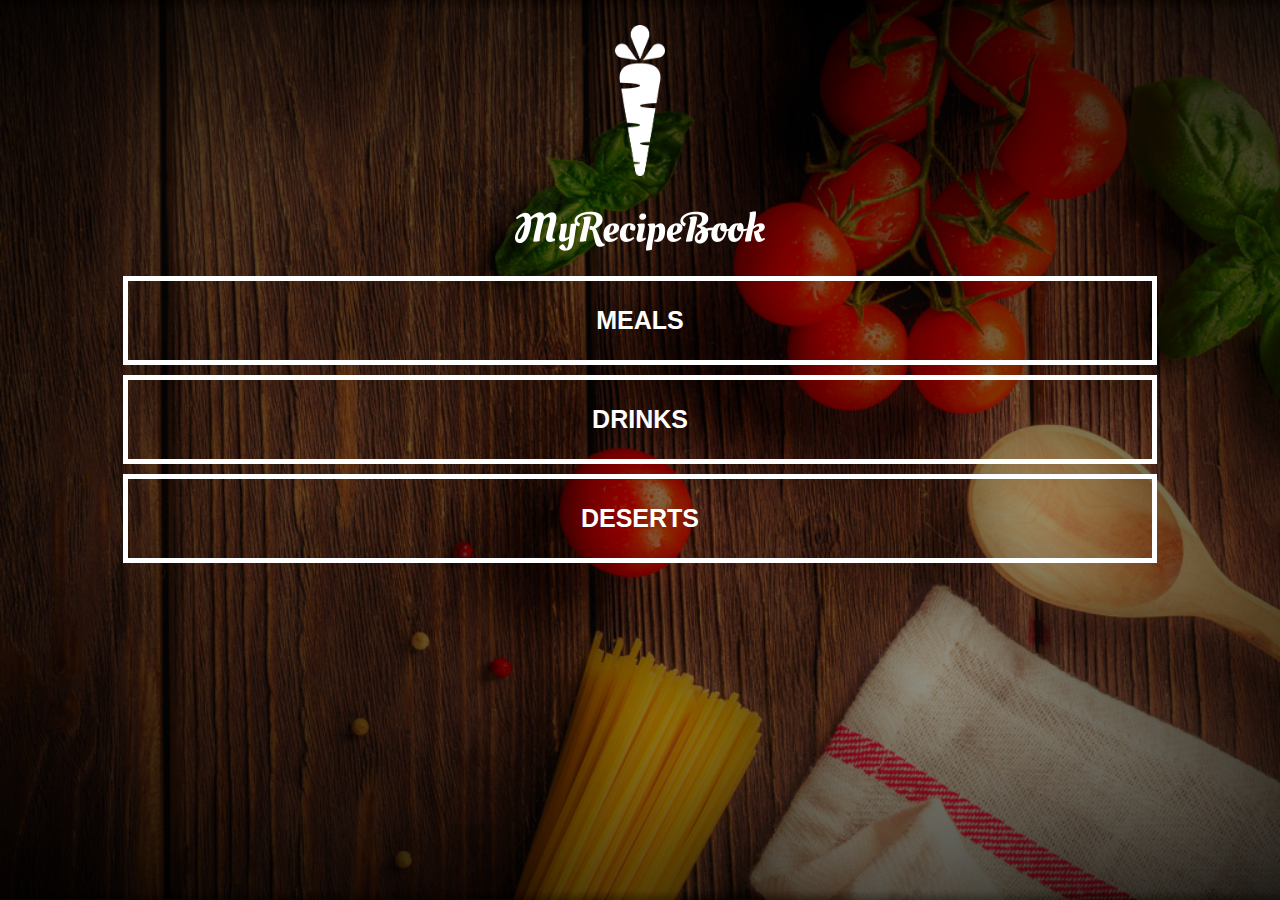
<file: index.html>
<!DOCTYPE html>
<html>
    <head>
        <title>My Recipe Book</title>
        <link rel="stylesheet" href="style.css">
    
    </head>
    <body class="body-home">
        <div id="home">
            
            <img src="images/logo-img.png" id="home-logo-img">
            <img src="images/logo-text.png" id="home-logo-text">
                                               
            <div class="home-menu">
                
                <a href="meals.html" class="home-menu-item">
                    <p>Meals</p>
                    
                </a>
                
                <a href="drinks.html" class="home-menu-item">
                    <p>Drinks</p>
                    
                </a>
                
                <a href="deserts.html" class="home-menu-item">
                    <p>Deserts</p>
                    
                </a>
            </div>
        </div>
    </body>
</html>
</file>
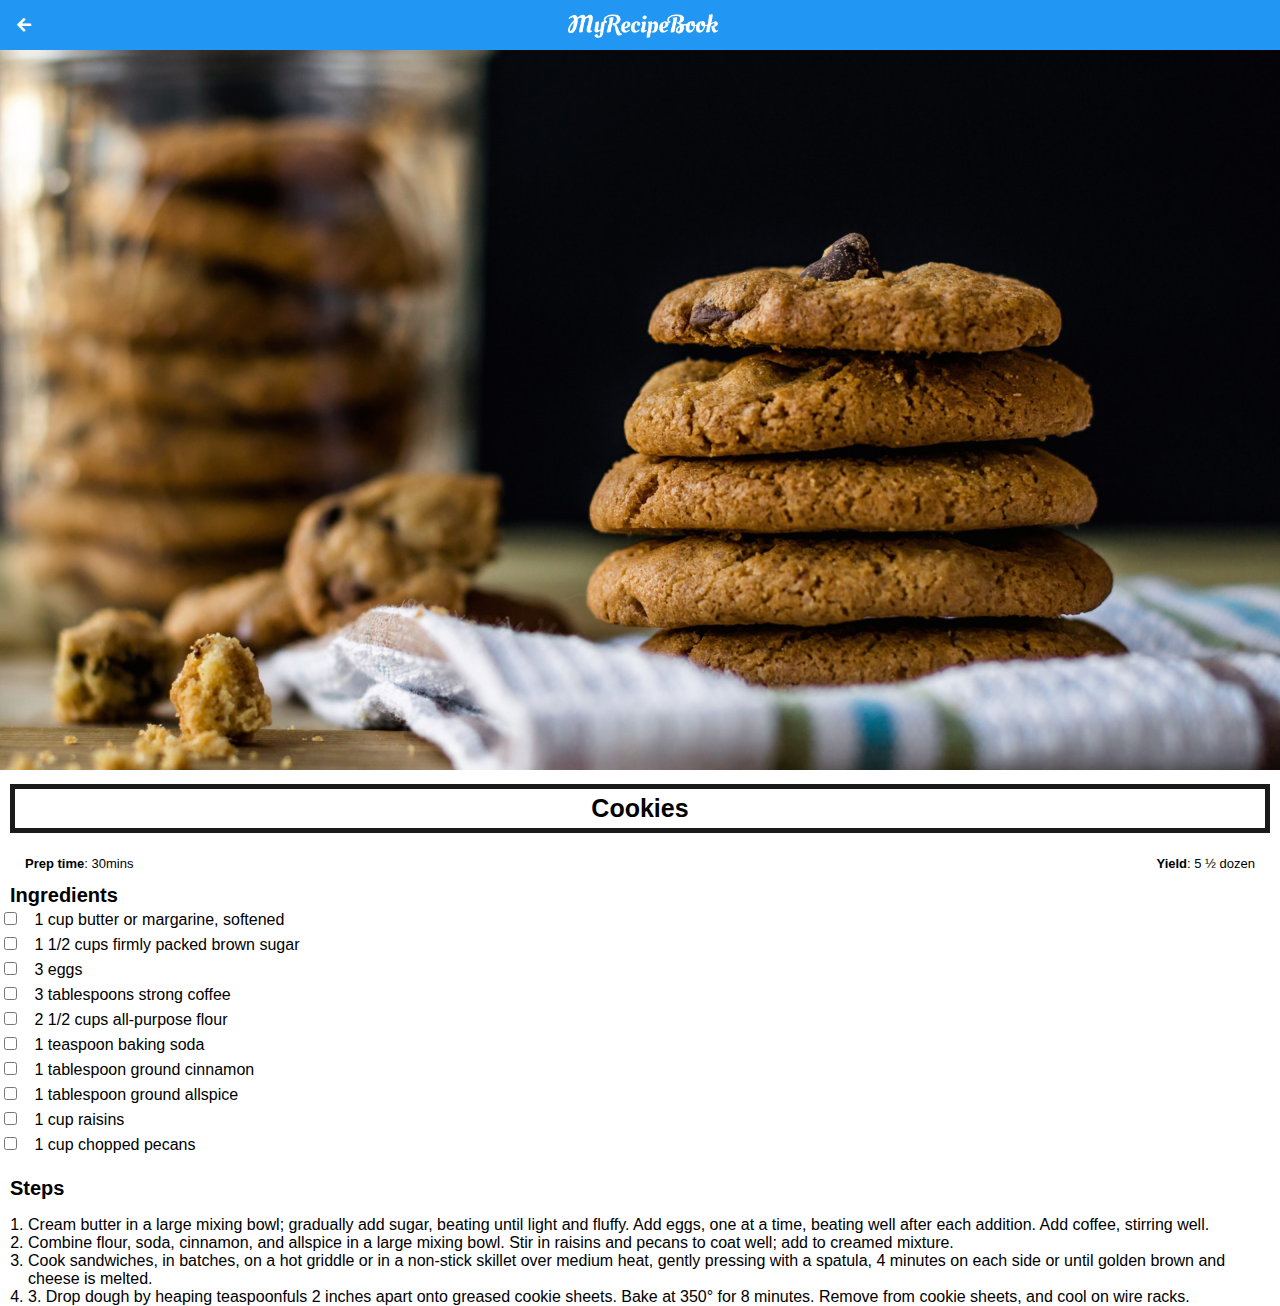
<file: cookies.html>
<!DOCTYPE html>
<html>
    <head>
        <title>My Recipe Book | Meals | Cookies</title>
        <link rel="stylesheet" href="style.css">
        <link rel="stylesheet" href="fontAwesome/css/all.css">
    
    </head>
    <body class="body-recipes">
        
        <div class="header">
            <a href="meals.html">
                <i class="fas fa-arrow-left"></i>
            
            </a>
            <img src="images/logo-text.png">
        </div>
        
        
        <div id="recipe">
            
            <div class="recipe-details">
                <img src="images/cookies.png">
                
                <h1>Cookies</h1>
                
                <div class="recipe-details-info">
                    <p><b>Prep time</b>: 30mins</p>
                    <p style="float: right;"><b>Yield</b>: 5 ½ dozen</p>
                
                </div>
                
                <div class="recipe-details-ingredients">
                    <h2>Ingredients</h2>
                    
                    <input id="check-01" type="checkbox">
                    <label for="check-01">1 cup butter or margarine, softened</label>
                    <br>
                    <input id="check-02" type="checkbox">
                    <label for="check-02">1 1/2 cups firmly packed brown sugar</label>
                    <br>
                    <input id="check-03" type="checkbox">
                    <label for="check-03">3 eggs</label>
                    <br>
                    <input id="check-04" type="checkbox">
                    <label for="check-04">3 tablespoons strong coffee</label>
                    <br>
                    <input id="check-05" type="checkbox">
                    <label for="check-05">2 1/2 cups all-purpose flour</label>
                    <br>
                    <input id="check-03" type="checkbox">
                    <label for="check-03">1 teaspoon baking soda</label>
                    <br>
                    <input id="check-04" type="checkbox">
                    <label for="check-04">1 tablespoon ground cinnamon</label>
                    <br>
                    <input id="check-05" type="checkbox">
                    <label for="check-05">1 tablespoon ground allspice</label>
                     <br>
                    <input id="check-04" type="checkbox">
                    <label for="check-04">1 cup raisins</label>
                    <br>
                    <input id="check-05" type="checkbox">
                    <label for="check-05">1 cup chopped pecans</label>
                
                </div>
                
                <div class="recipe-details-steps">
                    <h2>Steps</h2>
                    
                    <ol>
                        <li>Cream butter in a large mixing bowl; gradually add sugar, beating until light and fluffy. Add eggs, one at a time, beating well after each addition. Add coffee, stirring well.</li>
                        <li>Combine flour, soda, cinnamon, and allspice in a large mixing bowl. Stir in raisins and pecans to coat well; add to creamed mixture.</li>
                        <li>Cook sandwiches, in batches, on a hot griddle or in a non-stick skillet over medium heat, gently pressing with a spatula, 4 minutes on each side or until golden brown and cheese is melted.</li>
                        <li>3.	Drop dough by heaping teaspoonfuls 2 inches apart onto greased cookie sheets. Bake at 350° for 8 minutes. Remove from cookie sheets, and cool on wire racks.</li>
                    
                    
                    </ol>
                
                
                </div>
            
            </div>
    
        </div>
    </body>
</html>
</file>
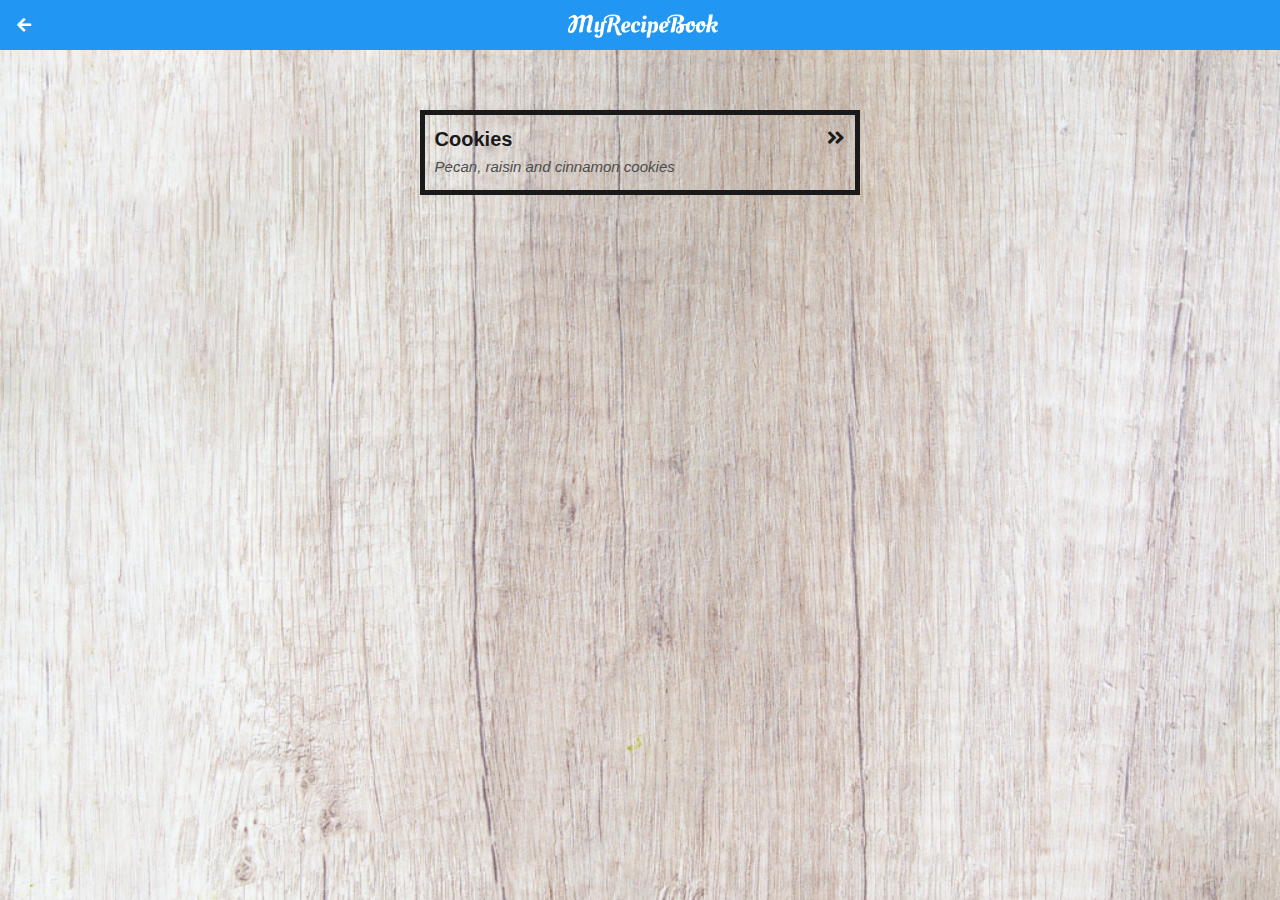
<file: deserts.html>
<!DOCTYPE html>
<html>
    <head>
        <title>My Recipe Book | Deserts</title>
        <link rel="stylesheet" href="style.css">
        <link rel="stylesheet" href="fontAwesome/css/all.css">
    
    </head>
    <body class="body-meals">
        
        <div class="header">
            <a href="index.html">
                <i class="fas fa-arrow-left"></i>
            
            </a>
            <img src="images/logo-text.png">
        </div>
        
        
        <div id="meals">
            <div id="meals">
                
                <div class="meals-list">
                    
                    <a href="cookies.html">
                        <div class="meals-list-item">
                        
                            <h1>Cookies<i class="fas fa-angle-double-right"></i></h1>
                            <p>Pecan, raisin and cinnamon cookies</p>
                        
                        </div>
                    
                    
                    </a>
                
                    
                </div>
            
            
            </div>
        </div>
    </body>
</html>
</file>
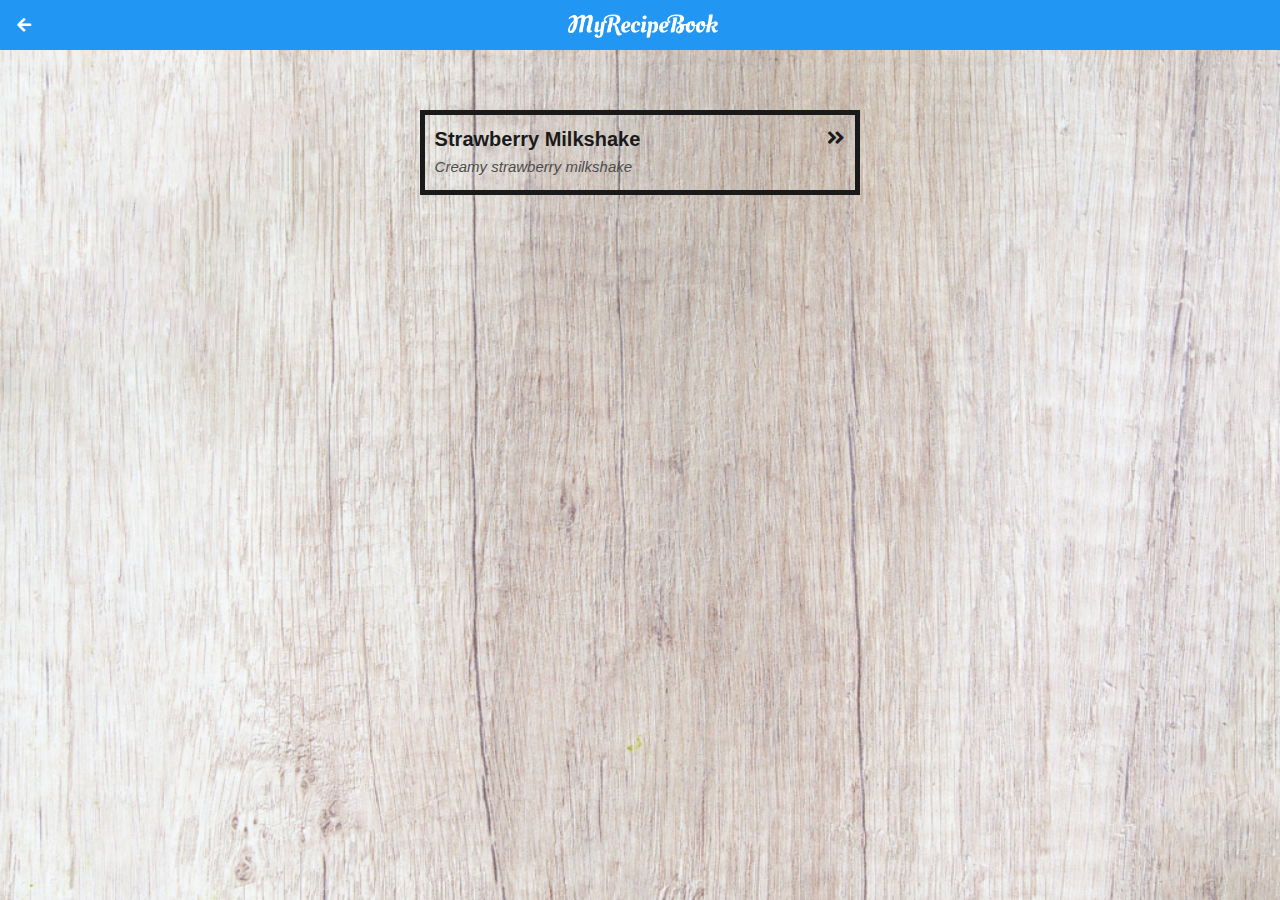
<file: drinks.html>
<!DOCTYPE html>
<html>
    <head>
        <title>My Recipe Book | Drinks</title>
        <link rel="stylesheet" href="style.css">
        <link rel="stylesheet" href="fontAwesome/css/all.css">
    
    </head>
    <body class="body-meals">
        
        <div class="header">
            <a href="index.html">
                <i class="fas fa-arrow-left"></i>
            
            </a>
            <img src="images/logo-text.png">
        </div>
        
        
        <div id="meals">
            <div id="meals">
                
                <div class="meals-list">
                    
                    <a href="strawberry-milkshake.html">
                        <div class="meals-list-item">
                        
                            <h1>Strawberry Milkshake<i class="fas fa-angle-double-right"></i></h1>
                            <p>Creamy strawberry milkshake</p>
                        
                        </div>
                    
                    
                    </a>
                
                    
                </div>
            
            
            </div>
        </div>
    </body>
</html>
</file>
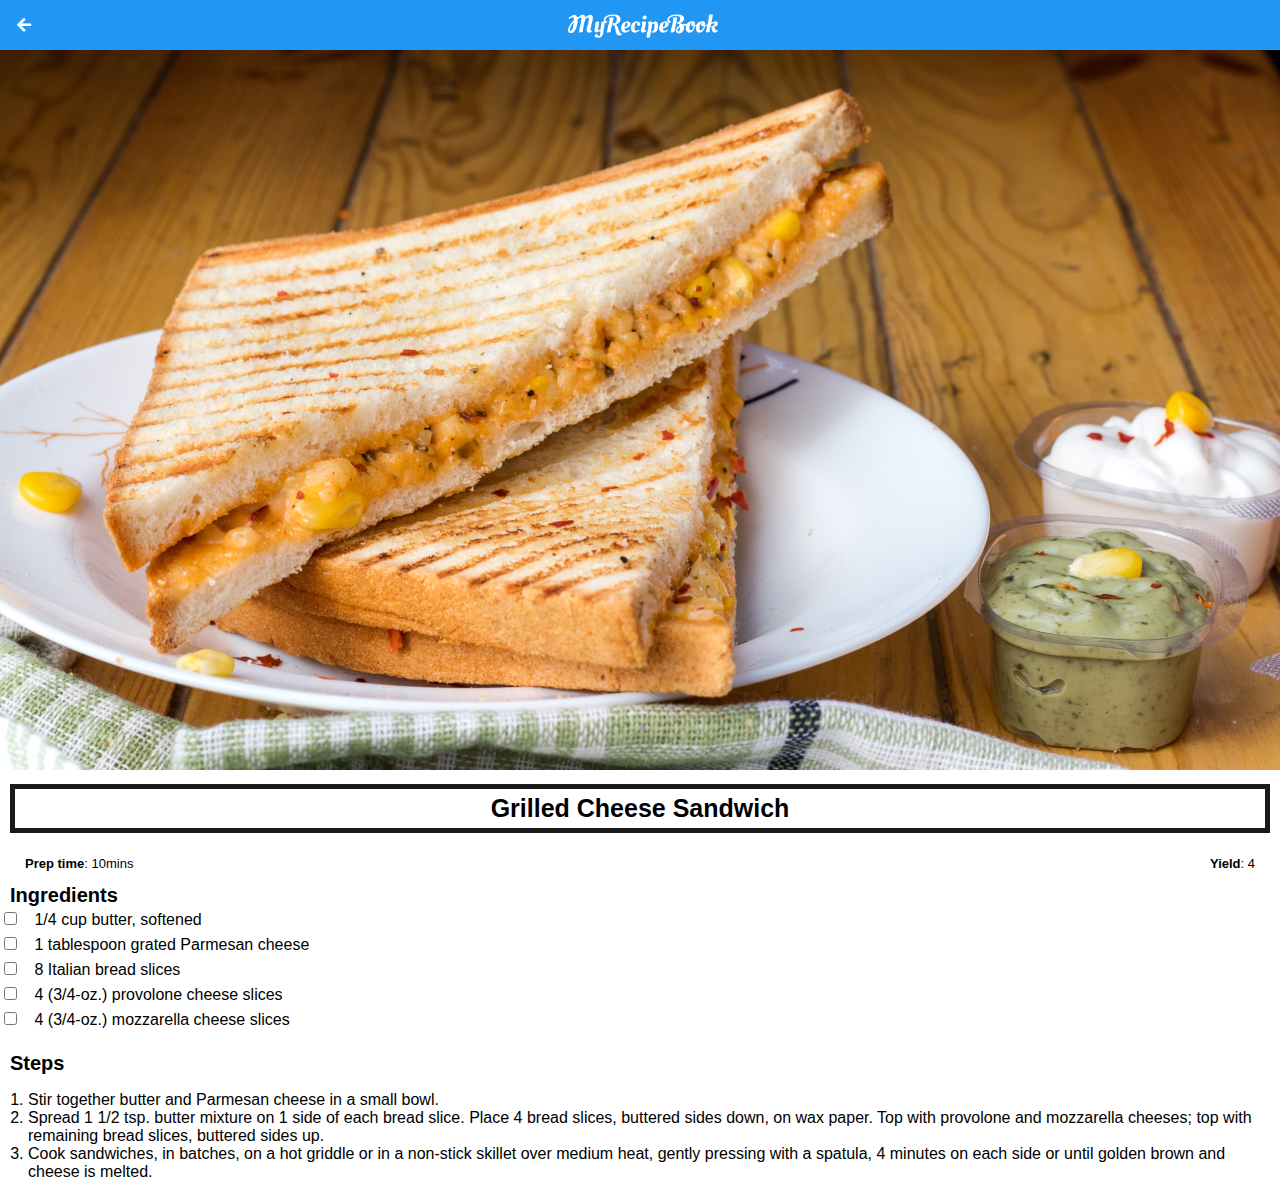
<file: grilled-cheese.html>
<!DOCTYPE html>
<html>
    <head>
        <title>My Recipe Book | Meals | Grilled Cheese</title>
        <link rel="stylesheet" href="style.css">
        <link rel="stylesheet" href="fontAwesome/css/all.css">
    
    </head>
    <body class="body-recipes">
        
        <div class="header">
            <a href="meals.html">
                <i class="fas fa-arrow-left"></i>
            
            </a>
            <img src="images/logo-text.png">
        </div>
        
        
        <div id="recipe">
            
            <div class="recipe-details">
                <img src="images/grilledCheese.png">
                
                <h1>Grilled Cheese Sandwich</h1>
                
                <div class="recipe-details-info">
                    <p><b>Prep time</b>: 10mins</p>
                    <p style="float: right;"><b>Yield</b>: 4</p>
                
                </div>
                
                <div class="recipe-details-ingredients">
                    <h2>Ingredients</h2>
                    
                    <input id="check-01" type="checkbox">
                    <label for="check-01">1/4 cup butter, softened</label>
                    <br>
                    <input id="check-02" type="checkbox">
                    <label for="check-02">1 tablespoon grated Parmesan cheese</label>
                    <br>
                    <input id="check-03" type="checkbox">
                    <label for="check-03">8 Italian bread slices</label>
                    <br>
                    <input id="check-04" type="checkbox">
                    <label for="check-04">4 (3/4-oz.) provolone cheese slices</label>
                    <br>
                    <input id="check-05" type="checkbox">
                    <label for="check-05">4 (3/4-oz.) mozzarella cheese slices</label>
                    
                
                </div>
                
                <div class="recipe-details-steps">
                    <h2>Steps</h2>
                    
                    <ol>
                        <li>Stir together butter and Parmesan cheese in a small bowl.</li>
                        <li>Spread 1 1/2 tsp. butter mixture on 1 side of each bread slice. Place 4 bread slices, buttered sides down, on wax paper. Top with provolone and mozzarella cheeses; top with remaining bread slices, buttered sides up.</li>
                        <li>Cook sandwiches, in batches, on a hot griddle or in a non-stick skillet over medium heat, gently pressing with a spatula, 4 minutes on each side or until golden brown and cheese is melted.</li>
                    
                    
                    </ol>
                
                
                </div>
            
            </div>
    
        </div>
    </body>
</html>
</file>
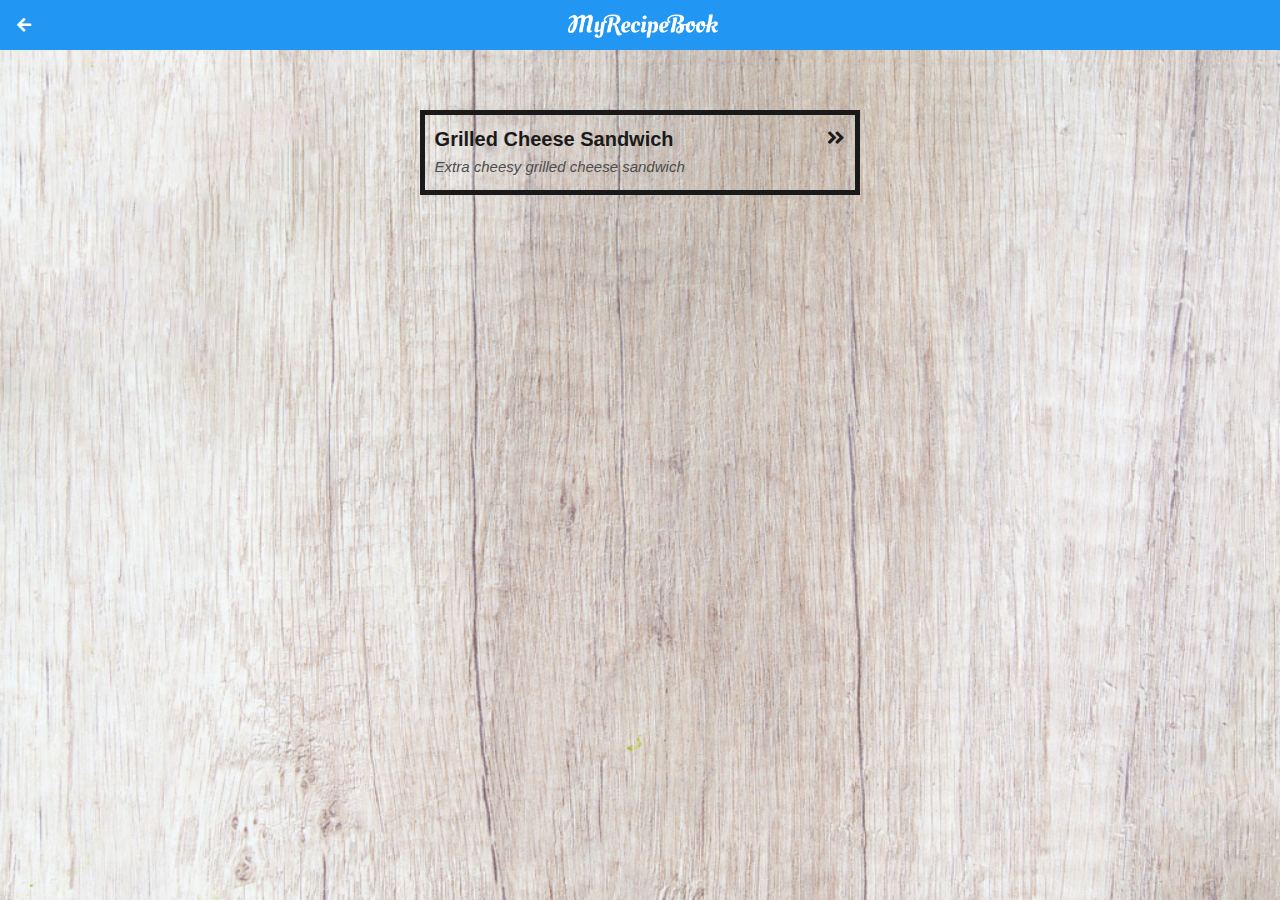
<file: meals.html>
<!DOCTYPE html>
<html>
    <head>
        <title>My Recipe Book | Meals</title>
        <link rel="stylesheet" href="style.css">
        <link rel="stylesheet" href="fontAwesome/css/all.css">
    
    </head>
    <body class="body-meals">
        
        <div class="header">
            <a href="index.html">
                <i class="fas fa-arrow-left"></i>
            
            </a>
            <img src="images/logo-text.png">
        </div>
        
        
        <div id="meals">
            <div id="meals">
                
                <div class="meals-list">
                    
                    <a href="grilled-cheese.html">
                        <div class="meals-list-item">
                        
                            <h1>Grilled Cheese Sandwich<i class="fas fa-angle-double-right"></i></h1>
                            <p>Extra cheesy grilled cheese sandwich</p>
                        
                        </div>
                    
                    
                    </a>
                
                    
                </div>
            
            
            </div>
        </div>
    </body>
</html>
</file>
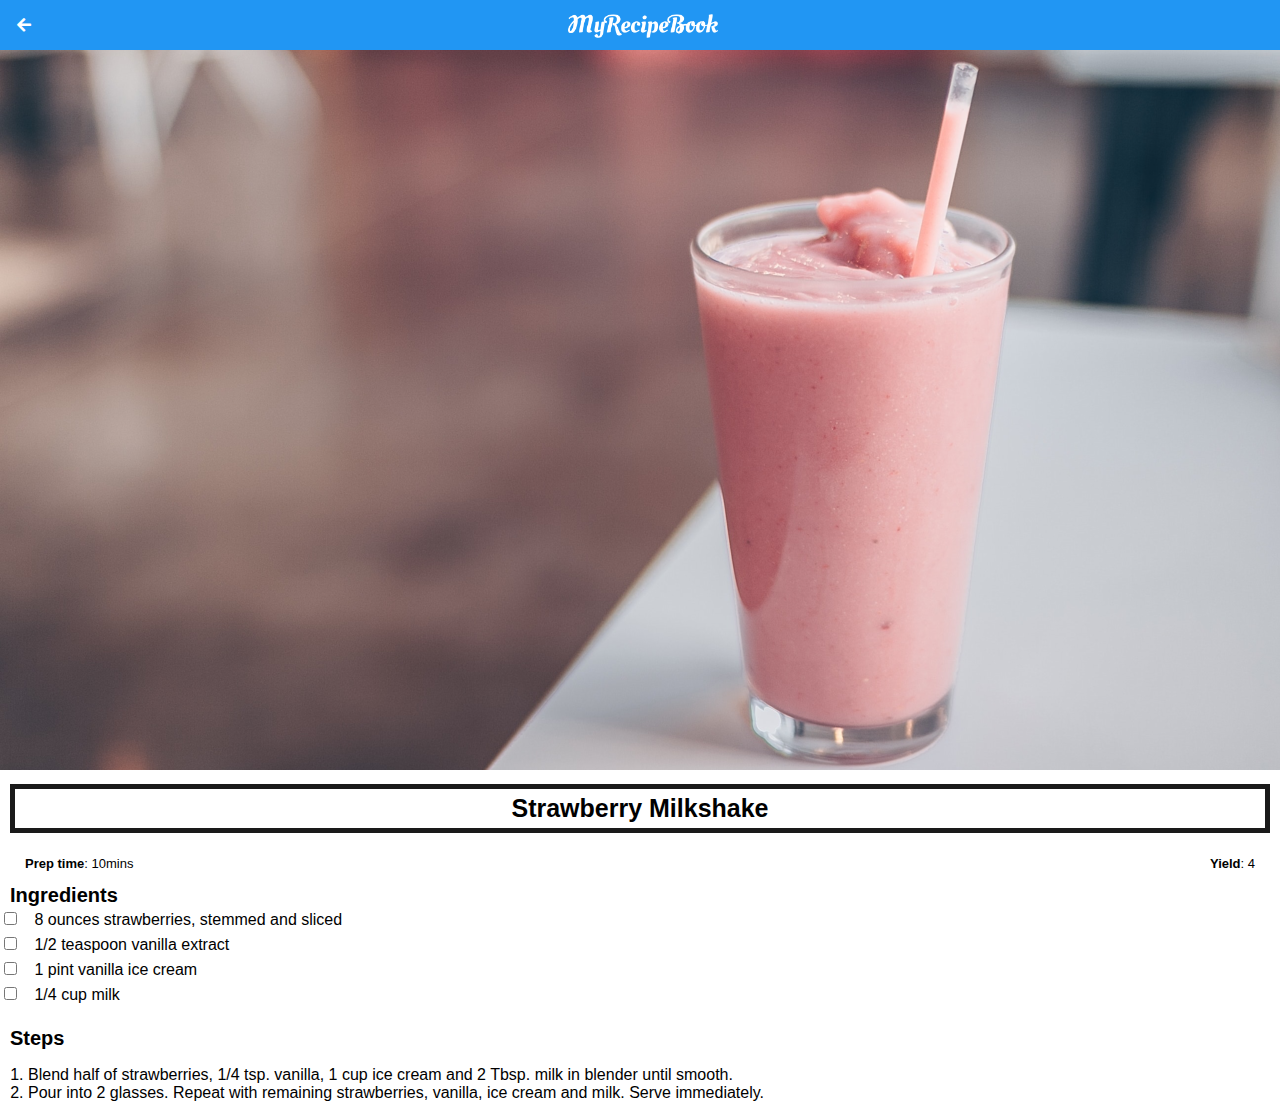
<file: strawberry-milkshake.html>
<!DOCTYPE html>
<html>
    <head>
        <title>My Recipe Book | Meals | Strawberry Milkshake</title>
        <link rel="stylesheet" href="style.css">
        <link rel="stylesheet" href="fontAwesome/css/all.css">
    
    </head>
    <body class="body-recipes">
        
        <div class="header">
            <a href="meals.html">
                <i class="fas fa-arrow-left"></i>
            
            </a>
            <img src="images/logo-text.png">
        </div>
        
        
        <div id="recipe">
            
            <div class="recipe-details">
                <img src="images/strawberryMilkshake.png">
                
                <h1>Strawberry Milkshake</h1>
                
                <div class="recipe-details-info">
                    <p><b>Prep time</b>: 10mins</p>
                    <p style="float: right;"><b>Yield</b>: 4</p>
                
                </div>
                
                <div class="recipe-details-ingredients">
                    <h2>Ingredients</h2>
                    
                    <input id="check-01" type="checkbox">
                    <label for="check-01">8 ounces strawberries, stemmed and sliced</label>
                    <br>
                    <input id="check-02" type="checkbox">
                    <label for="check-02">1/2 teaspoon vanilla extract</label>
                    <br>
                    <input id="check-03" type="checkbox">
                    <label for="check-03">1 pint vanilla ice cream</label>
                    <br>
                    <input id="check-04" type="checkbox">
                    <label for="check-04">1/4 cup milk</label>
                    
                    
                
                </div>
                
                <div class="recipe-details-steps">
                    <h2>Steps</h2>
                    
                    <ol>
                        <li>Blend half of strawberries, 1/4 tsp. vanilla, 1 cup ice cream and 2 Tbsp. milk in blender until smooth.</li>
                        <li>Pour into 2 glasses. Repeat with remaining strawberries, vanilla, ice cream and milk. Serve immediately.</li>
                        
                    </ol>
                
                
                </div>
            
            </div>
    
        </div>
    </body>
</html>
</file>
<file: style.css>
html{
    height: 100%
}

body{
    font-family: sans-serif;
    
    margin: 0;
    padding: 0;
    
    height: 100%;
}

.body-home{
    background-image: url('images/background-01-port.png');
    background-position: center;
    background-attachment: fixed;
    background-repeat: no-repeat;
    background-size: cover;
}

.body-meals{
    background-image: url('images/background-02-port.png');
    background-position: center;
    background-attachment: fixed;
    background-repeat: no-repeat;
    background-size: cover;
}

/*================== HEADER ==============*/

.header{
    background-color: #2196f3;
    
    width: 100%;
    height: 50px;
    top: 0;
    
    position: fixed;
    overflow: hidden;
    
    text-align: center;
}


.header i{
    float: left;
    padding: 17px 0px 0px 17px;
    color: #ffffff;
}

.header img{
    width: 150px;
    padding-top: 14px;
    padding-right: 25px;
}
/*================== HOME PAGE ==============*/

#home-logo-img{
    width: 50px;
    display: block;
    margin: auto;
    padding: 25px 10px 10px 10px;
}

#home-logo-text{
    width: auto;
    display: block;
    margin: auto;
    padding: 25px;
}
/*====== HOME PAGE MENU ======*/


.home-menu-item{
    text-decoration: none;
    text-transform: uppercase;
    
    color: #ffffff;
    font-size: 25px;
    font-weight: bold;
    text-align: center;
    border: 5px solid #ffffff;
    
    display: block;
    margin: auto;
    margin-bottom: 10px;
    width: 80%;
}


/*================== MEALS PAGE ==============*/


#meals{
    padding-top: 50px;
}


/*====== MEALS PAGE MENU ======*/

.meals-list a{
    text-decoration: none;
}

.meals-list-item{
    border: 5px solid #1a1a1a;
    margin: 10px;
}

.meals-list-item h1{
    font-weight: bold;
    font-size: 20px;
    color: #1a1a1a;
    padding-left: 10px;
}

.meals-list-item i{
    float: right;
    color: #1a1a1a;
    padding-right: 10px;
}

.meals-list-item p{
    font-size: 15px;
    font-style: italic;
    color: #4d4d4d;
    margin-top: -7px;
    padding-left: 10px;
}


/*================== RECIPE PAGE ==============*/

#recipe{
    padding-top: 50px;
}

/*====== RECIPE DEATALS ======*/

.recipe-details img{
    width: 100%;
}

.recipe-details h1{
    font-size: 25px;
    text-align: center;
    border: 5px solid #1a1a1a;
    margin: 10px;
    padding: 5px;
}

.recipe-details h2{
    font-size: 20px;
    text-align: left;
    margin: 0;
    margin-left: 10px;
}

.recipe-details-info{
    margin-left: 25px;
    margin-right: 25px;
}

.recipe-details-info p{
    font-size: 13px;
    display: inline-block;
}

.recipe-details-ingredients label{
    line-height: 25px;
    margin-left: 10px;
}

.recipe-details-steps{
    padding-top: 20px;
    
}

.recipe-details-steps ol{
    padding-left: 28px;
}


/*================== RESPONSIVE LAYOUT ==============*/

@media only screen and (min-width: 600px) {
    #meals{
        width: 80%;
        margin: auto;
    }
    
    #recipe{
        width: 80;
        margin: auto;
    }

}


@media only screen and (min-width: 1000px) {
     #meals{
        width: 60%;
        margin: auto;
    }
    
    #recipe{
        width: 60;
        margin: auto;
    }


}


@media only screen and (min-width: 1500px) {
     #meals{
        width: 40%;
        margin: auto;
    }
    
    #recipe{
        width: 40;
        margin: auto;
    }


}

@media only screen and (min-width: 720px) {
    
    .body-home{
        background-image: url('images/background-01-land.png');
    }
    
    .body-meals{
        background-image: url('images/background-02-land.png');
    }
}
</file>
